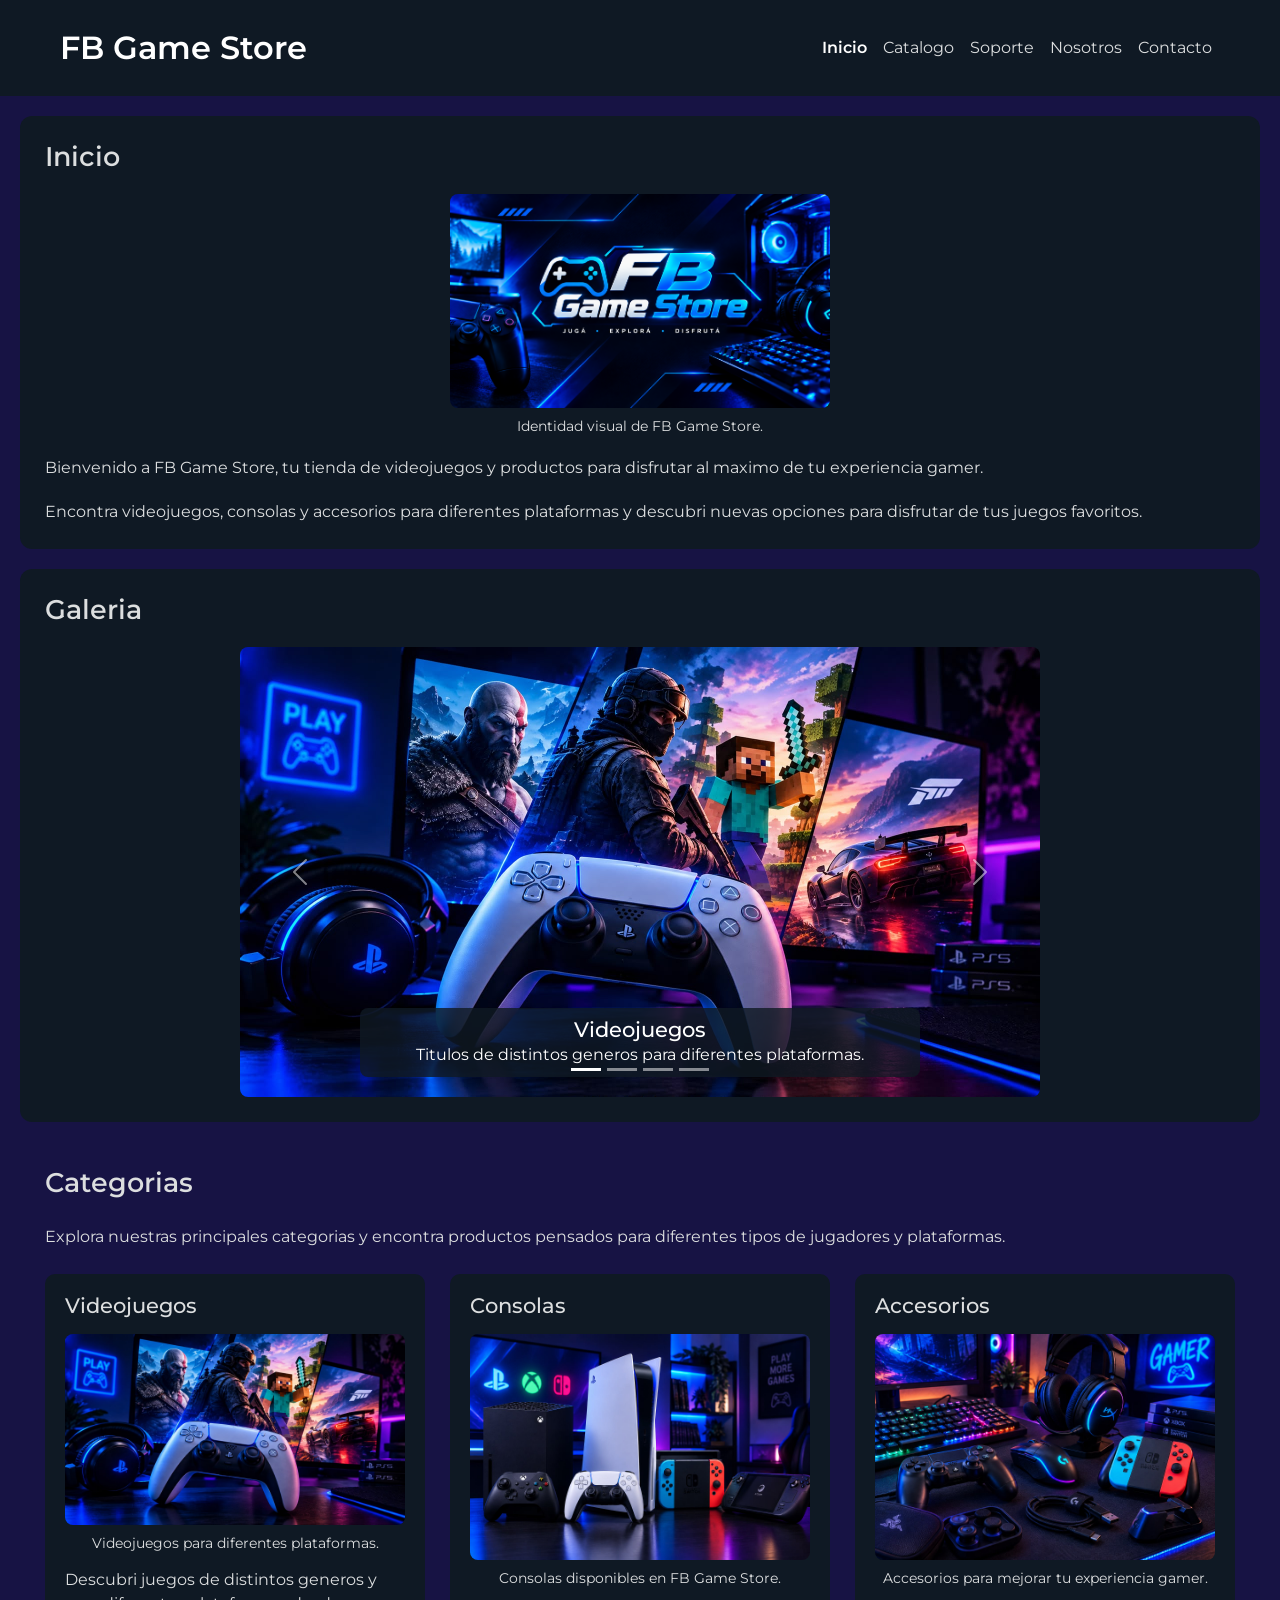
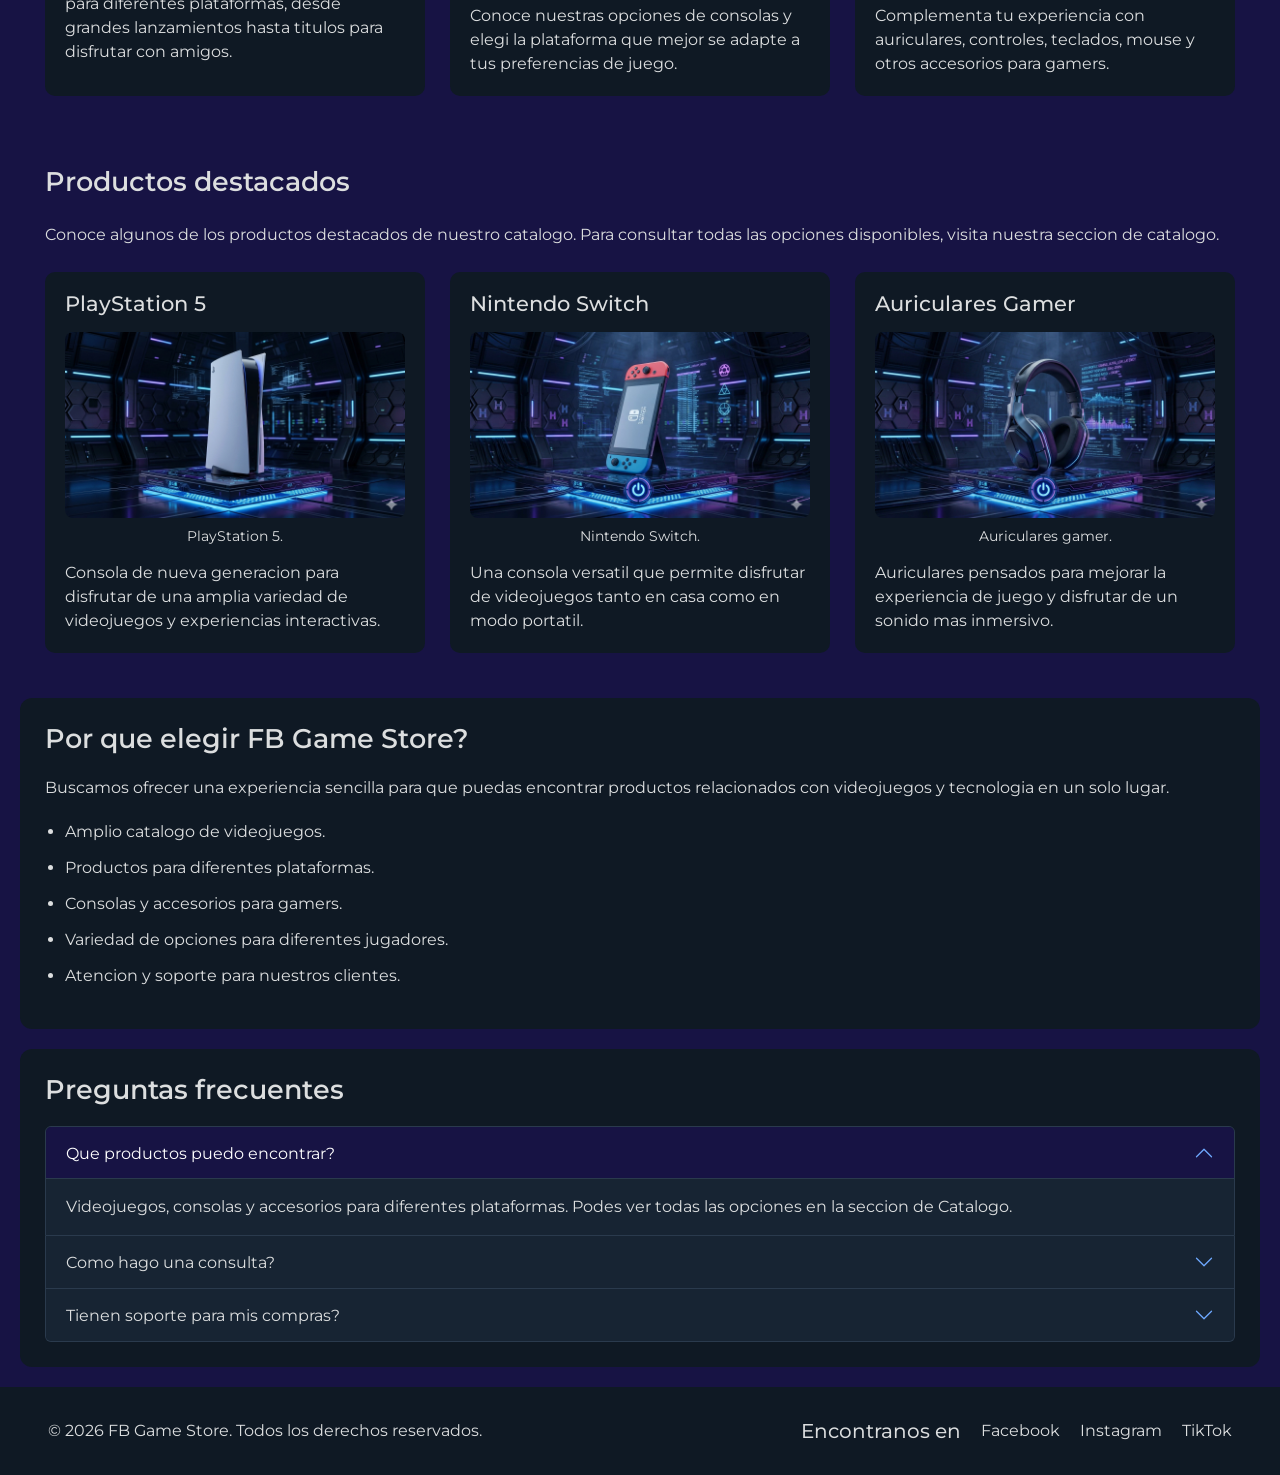
<file: Coderhouse Pre-entrega 5/index.html>
<!DOCTYPE html>
<html lang="es">

<head>
    <meta charset="UTF-8">
    <meta name="viewport" content="width=device-width, initial-scale=1.0">
    <link href="https://cdn.jsdelivr.net/npm/bootstrap@5.3.9/dist/css/bootstrap.min.css" rel="stylesheet">
    <link rel="stylesheet" href="styles/style.css">
    <title>Inicio | FB Game Store</title>
</head>

<body>

    <header>
        <!-- data-bs-theme="dark": le indica a Bootstrap que el fondo es oscuro,
     asi la hamburguesa y los textos se ven claros (Bootstrap docs: Customize > Color modes) -->
        <nav class="navbar navbar-expand-lg" data-bs-theme="dark">
            <div class="container-fluid">
                <h1 class="navbar-brand titulo">FB Game Store</h1>

                <button class="navbar-toggler nav_toggler" type="button" data-bs-toggle="collapse"
                    data-bs-target="#menuPrincipal" aria-controls="menuPrincipal" aria-expanded="false"
                    aria-label="Abrir menu de navegacion">
                    <span class="navbar-toggler-icon"></span>
                </button>

                <div class="collapse navbar-collapse" id="menuPrincipal">
                    <ul class="navbar-nav ms-auto">
                        <li class="nav-item"><a class="nav-link nav_enlace nav_actual" aria-current="page" href="#">Inicio</a></li>
                        <li class="nav-item"><a class="nav-link nav_enlace" href="pages/catalogo.html">Catalogo</a></li>
                        <li class="nav-item"><a class="nav-link nav_enlace" href="pages/soporte.html">Soporte</a></li>
                        <li class="nav-item"><a class="nav-link nav_enlace" href="pages/nosotros.html">Nosotros</a></li>
                        <li class="nav-item"><a class="nav-link nav_enlace" href="pages/contacto.html">Contacto</a></li>
                    </ul>
                </div>
            </div>
        </nav>
    </header>

    <main>

        <section class="inicio">
            <h2 class="titulo_seccion">Inicio</h2>

            <figure>
                <img src="img/FB_store.png" alt="Imagen Logo de FB Game Store">
                <figcaption>Identidad visual de FB Game Store.</figcaption>
            </figure>

            <p>
                Bienvenido a FB Game Store, tu tienda de videojuegos y productos
                para disfrutar al maximo de tu experiencia gamer.
            </p>

            <p>
                Encontra videojuegos, consolas y accesorios para diferentes
                plataformas y descubri nuevas opciones para disfrutar de tus
                juegos favoritos.
            </p>
        </section>


        <section class="galeria">
            <h2 class="titulo_seccion">Galeria</h2>

            <div id="carouselGaleria" class="carousel slide galeria_carousel" data-bs-ride="carousel">
                <div class="carousel-indicators">
                    <button type="button" data-bs-target="#carouselGaleria" data-bs-slide-to="0" class="active" aria-current="true" aria-label="Diapositiva 1"></button>
                    <button type="button" data-bs-target="#carouselGaleria" data-bs-slide-to="1" aria-label="Diapositiva 2"></button>
                    <button type="button" data-bs-target="#carouselGaleria" data-bs-slide-to="2" aria-label="Diapositiva 3"></button>
                    <button type="button" data-bs-target="#carouselGaleria" data-bs-slide-to="3" aria-label="Diapositiva 4"></button>
                </div>

                <div class="carousel-inner">
                    <div class="carousel-item active">
                        <img src="img/Videojuegos.jpeg" class="d-block w-100 galeria_img" alt="Videojuegos disponibles en FB Game Store">
                        <div class="carousel-caption d-none d-md-block galeria_caption">
                            <h3 class="subtitulo_seccion">Videojuegos</h3>
                            <p>Titulos de distintos generos para diferentes plataformas.</p>
                        </div>
                    </div>
                    <div class="carousel-item">
                        <img src="img/Consolas.jpeg" class="d-block w-100 galeria_img" alt="Consolas disponibles en FB Game Store">
                        <div class="carousel-caption d-none d-md-block galeria_caption">
                            <h3 class="subtitulo_seccion">Consolas</h3>
                            <p>Elegi la plataforma que mejor se adapte a tu forma de jugar.</p>
                        </div>
                    </div>
                    <div class="carousel-item">
                        <img src="img/Accesorios.jpeg" class="d-block w-100 galeria_img" alt="Accesorios para gamers disponibles en FB Game Store">
                        <div class="carousel-caption d-none d-md-block galeria_caption">
                            <h3 class="subtitulo_seccion">Accesorios</h3>
                            <p>Auriculares, controles, teclados y mouse para gamers.</p>
                        </div>
                    </div>
                    <div class="carousel-item">
                        <img src="img/XboxSeriesX.jpg" class="d-block w-100 galeria_img" alt="Consola Xbox Series X">
                        <div class="carousel-caption d-none d-md-block galeria_caption">
                            <h3 class="subtitulo_seccion">Xbox Series X</h3>
                            <p>Consola de alto rendimiento para una amplia variedad de videojuegos.</p>
                        </div>
                    </div>
                </div>

                <button class="carousel-control-prev" type="button" data-bs-target="#carouselGaleria" data-bs-slide="prev">
                    <span class="carousel-control-prev-icon" aria-hidden="true"></span>
                    <span class="visually-hidden">Anterior</span>
                </button>
                <button class="carousel-control-next" type="button" data-bs-target="#carouselGaleria" data-bs-slide="next">
                    <span class="carousel-control-next-icon" aria-hidden="true"></span>
                    <span class="visually-hidden">Siguiente</span>
                </button>
            </div>
        </section>


        <section class="categorias">
            <h2 class="titulo_seccion">Categorias</h2>

            <p class="categorias_descripcion">
                Explora nuestras principales categorias y encontra productos
                pensados para diferentes tipos de jugadores y plataformas.
            </p>

            <article class="categoria_videojuegos">
                <h3 class="subtitulo_seccion">Videojuegos</h3>

                <figure>
                    <img src="img/Videojuegos.jpeg" alt="Videojuegos disponibles en FB Game Store">
                    <figcaption>Videojuegos para diferentes plataformas.</figcaption>
                </figure>

                <p>
                    Descubri juegos de distintos generos y para diferentes plataformas,
                    desde grandes lanzamientos hasta titulos para disfrutar con amigos.
                </p>
            </article>

            <article class="categoria_consolas">
                <h3 class="subtitulo_seccion">Consolas</h3>

                <figure>
                    <img src="img/Consolas.jpeg" alt="Consolas disponibles en FB Game Store">
                    <figcaption>Consolas disponibles en FB Game Store.</figcaption>
                </figure>

                <p>
                    Conoce nuestras opciones de consolas y elegi la plataforma que
                    mejor se adapte a tus preferencias de juego.
                </p>
            </article>

            <article class="categoria_accesorios">
                <h3 class="subtitulo_seccion">Accesorios</h3>

                <figure>
                    <img src="img/Accesorios.jpeg" alt="Accesorios para gamers disponibles en FB Game Store">
                    <figcaption>Accesorios para mejorar tu experiencia gamer.</figcaption>
                </figure>

                <p>
                    Complementa tu experiencia con auriculares, controles, teclados,
                    mouse y otros accesorios para gamers.
                </p>
            </article>
        </section>


        <section class="productos_destacados">
            <h2 class="titulo_seccion">Productos destacados</h2>

            <p class="productos_descripcion">
                Conoce algunos de los productos destacados de nuestro catalogo.
                Para consultar todas las opciones disponibles, visita nuestra
                seccion de catalogo.
            </p>

            <article class="producto_ps5">
                <h3 class="subtitulo_seccion">PlayStation 5</h3>

                <figure>
                    <img src="img/PS5.jpg" alt="Consola PlayStation 5">
                    <figcaption>PlayStation 5.</figcaption>
                </figure>

                <p>
                    Consola de nueva generacion para disfrutar de una amplia variedad
                    de videojuegos y experiencias interactivas.
                </p>
            </article>

            <article class="producto_switch">
                <h3 class="subtitulo_seccion">Nintendo Switch</h3>

                <figure>
                    <img src="img/NintendoSwitch.jpeg" alt="Consola Nintendo Switch">
                    <figcaption>Nintendo Switch.</figcaption>
                </figure>

                <p>
                    Una consola versatil que permite disfrutar de videojuegos tanto
                    en casa como en modo portatil.
                </p>
            </article>

            <article class="producto_auriculares">
                <h3 class="subtitulo_seccion">Auriculares Gamer</h3>

                <figure>
                    <img src="img/Auriculares.jpg" alt="Auriculares gamer">
                    <figcaption>Auriculares gamer.</figcaption>
                </figure>

                <p>
                    Auriculares pensados para mejorar la experiencia de juego y
                    disfrutar de un sonido mas inmersivo.
                </p>
            </article>
        </section>

        <section  class="beneficios">
            <h2 class="titulo_seccion">Por que elegir FB Game Store?</h2>

            <p>
                Buscamos ofrecer una experiencia sencilla para que puedas
                encontrar productos relacionados con videojuegos y tecnologia
                en un solo lugar.
            </p>

            <ul>
                <li>Amplio catalogo de videojuegos.</li>
                <li>Productos para diferentes plataformas.</li>
                <li>Consolas y accesorios para gamers.</li>
                <li>Variedad de opciones para diferentes jugadores.</li>
                <li>Atencion y soporte para nuestros clientes.</li>
            </ul>
        </section>

    <section class="preguntas">
            <h2 class="titulo_seccion">Preguntas frecuentes</h2>

            <div class="accordion faq_acordeon" id="faqAcordeon" data-bs-theme="dark">

                <div class="accordion-item">
                    <h3 class="accordion-header">
                        <button class="accordion-button faq_boton" type="button" data-bs-toggle="collapse"
                            data-bs-target="#faqUno" aria-expanded="true" aria-controls="faqUno">
                            Que productos puedo encontrar?
                        </button>
                    </h3>
                    <div id="faqUno" class="accordion-collapse collapse show" data-bs-parent="#faqAcordeon">
                        <div class="accordion-body">
                            Videojuegos, consolas y accesorios para diferentes plataformas.
                            Podes ver todas las opciones en la seccion de Catalogo.
                        </div>
                    </div>
                </div>

                <div class="accordion-item">
                    <h3 class="accordion-header">
                        <button class="accordion-button collapsed faq_boton" type="button" data-bs-toggle="collapse"
                            data-bs-target="#faqDos" aria-expanded="false" aria-controls="faqDos">
                            Como hago una consulta?
                        </button>
                    </h3>
                    <div id="faqDos" class="accordion-collapse collapse" data-bs-parent="#faqAcordeon">
                        <div class="accordion-body">
                            Podes escribirnos desde la seccion de Contacto para consultar sobre
                            nuestros productos o pedir informacion antes de comprar.
                        </div>
                    </div>
                </div>

                <div class="accordion-item">
                    <h3 class="accordion-header">
                        <button class="accordion-button collapsed faq_boton" type="button" data-bs-toggle="collapse"
                            data-bs-target="#faqTres" aria-expanded="false" aria-controls="faqTres">
                            Tienen soporte para mis compras?
                        </button>
                    </h3>
                    <div id="faqTres" class="accordion-collapse collapse" data-bs-parent="#faqAcordeon">
                        <div class="accordion-body">
                            Si, en la seccion de Soporte encontras ayuda sobre pedidos,
                            medios de pago, cambios y devoluciones.
                        </div>
                    </div>
                </div>

            </div>
        </section>

    </main>

    <footer>
        <p>&copy; 2026 FB Game Store. Todos los derechos reservados.</p>

        <div class="footer_content">
            <h4 class="titulo_redes">Encontranos en</h4>
            <a href="#">Facebook</a>
            <a href="#">Instagram</a>
            <a href="#">TikTok</a>
        </div>
    </footer>

    <script src="https://cdn.jsdelivr.net/npm/bootstrap@5.3.9/dist/js/bootstrap.bundle.min.js"></script>

</body>

</html>
</file>
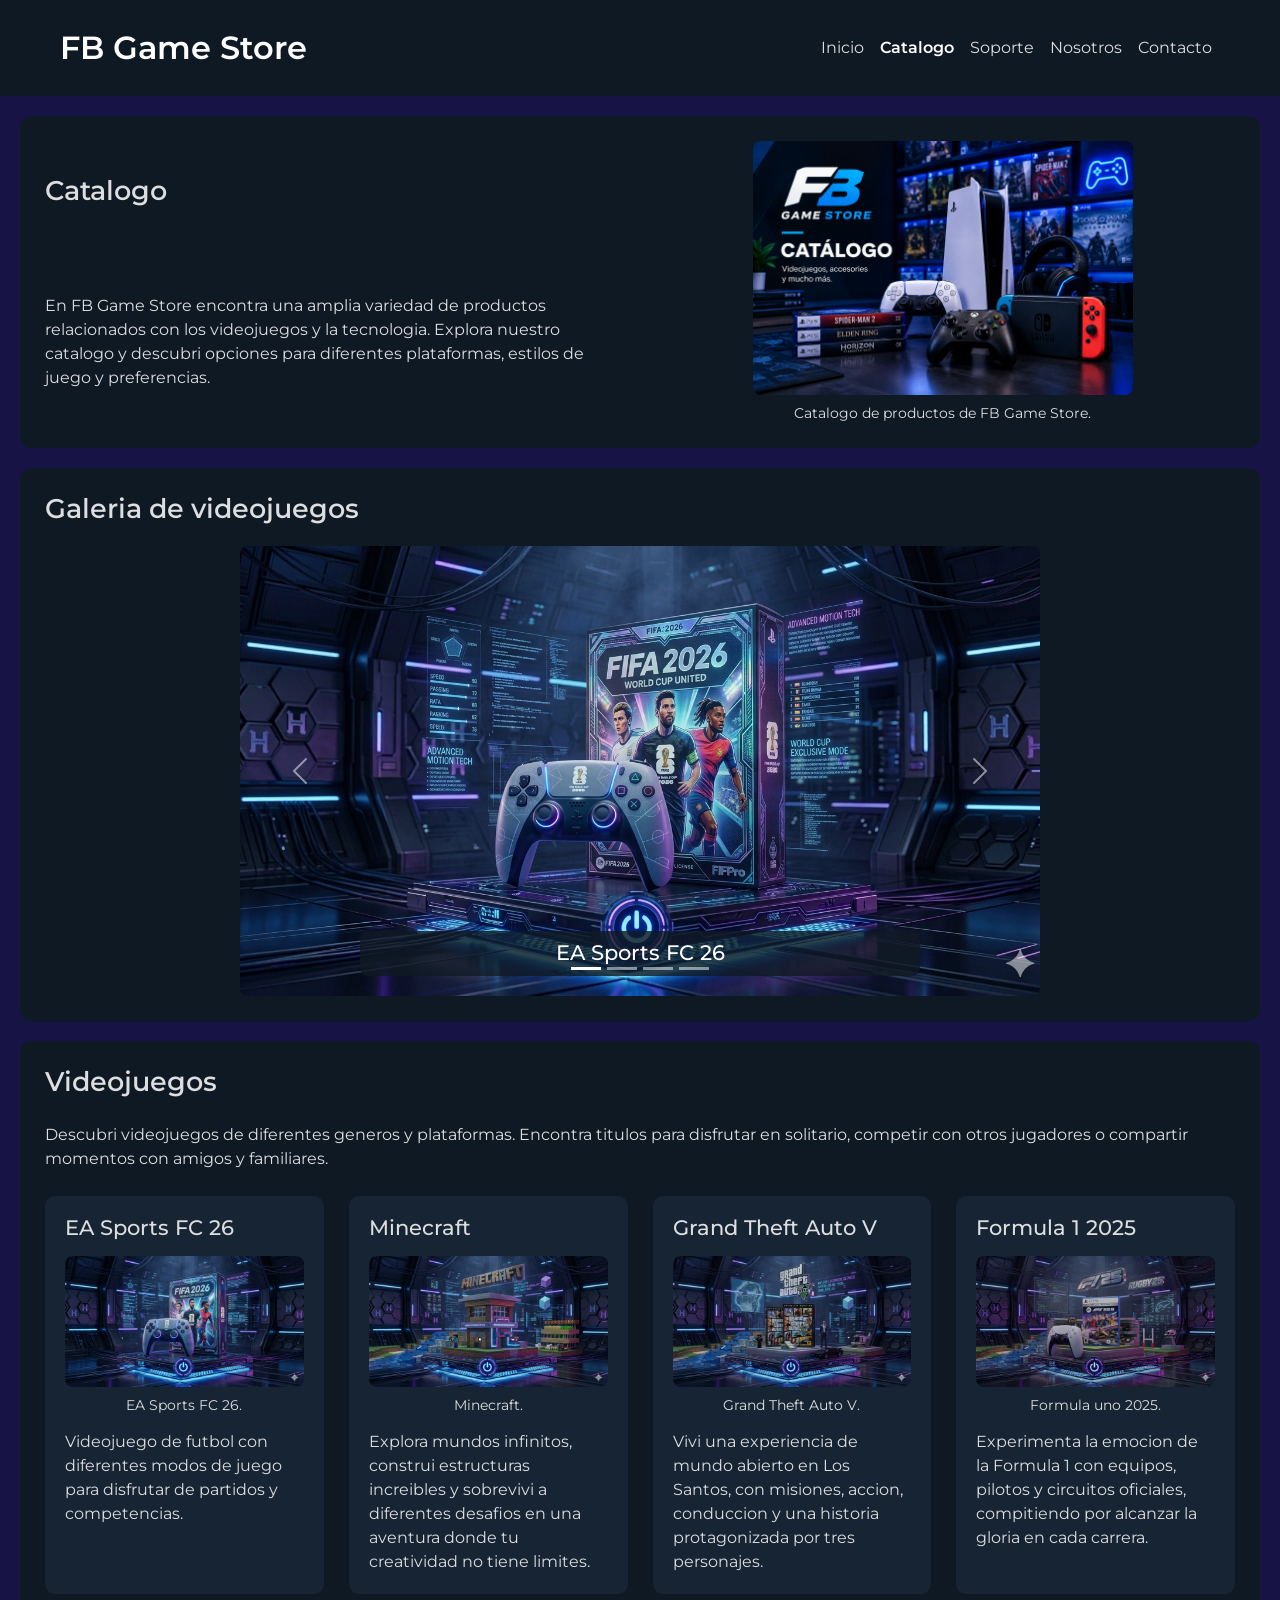
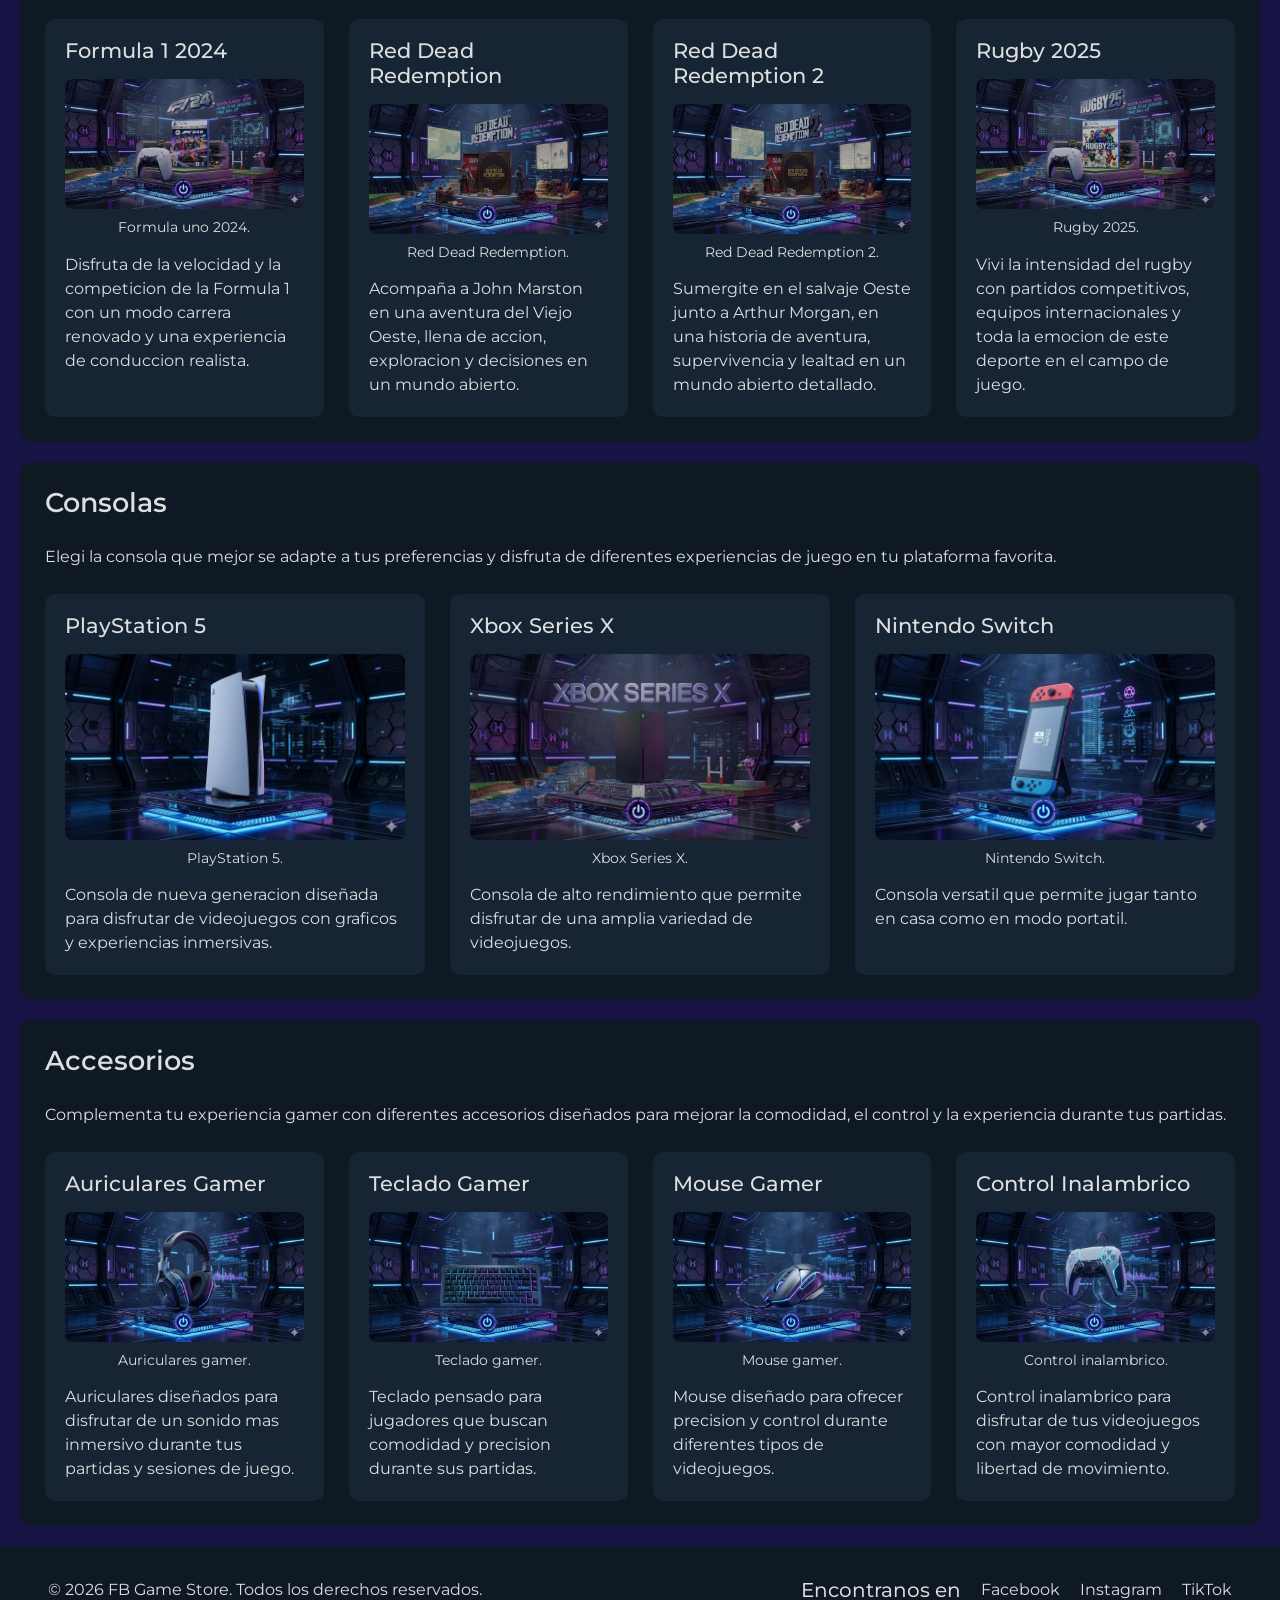
<file: Coderhouse Pre-entrega 5/pages/catalogo.html>
<!DOCTYPE html>
<html lang="es">

<head>
    <meta charset="UTF-8">
    <meta name="viewport" content="width=device-width, initial-scale=1.0">
    <link href="https://cdn.jsdelivr.net/npm/bootstrap@5.3.9/dist/css/bootstrap.min.css" rel="stylesheet">
    <link rel="stylesheet" href="../styles/style.css">
    <title>Catalogo | FB Game Store</title>
</head>

<body>
    <header>
        <!-- data-bs-theme="dark": le indica a Bootstrap que el fondo es oscuro,
     asi la hamburguesa y los textos se ven claros (Bootstrap docs: Customize > Color modes) -->
        <nav class="navbar navbar-expand-lg" data-bs-theme="dark">
            <div class="container-fluid">
                <h1 class="navbar-brand titulo">FB Game Store</h1>

                <button class="navbar-toggler nav_toggler" type="button" data-bs-toggle="collapse"
                    data-bs-target="#menuPrincipal" aria-controls="menuPrincipal" aria-expanded="false"
                    aria-label="Abrir menu de navegacion">
                    <span class="navbar-toggler-icon"></span>
                </button>

                <div class="collapse navbar-collapse" id="menuPrincipal">
                    <ul class="navbar-nav ms-auto">
                        <li class="nav-item"><a class="nav-link nav_enlace" href="../index.html">Inicio</a></li>
                        <li class="nav-item"><a class="nav-link nav_enlace nav_actual" aria-current="page" href="#">Catalogo</a></li>
                        <li class="nav-item"><a class="nav-link nav_enlace" href="soporte.html">Soporte</a></li>
                        <li class="nav-item"><a class="nav-link nav_enlace" href="nosotros.html">Nosotros</a></li>
                        <li class="nav-item"><a class="nav-link nav_enlace" href="contacto.html">Contacto</a></li>
                    </ul>
                </div>
            </div>
        </nav>
    </header>

    <main>

        <section class="intro_pagina">

            <h2 class="titulo_seccion">Catalogo</h2>

            <p class="intro_texto">
                En FB Game Store encontra una amplia variedad de productos relacionados
                con los videojuegos y la tecnologia. Explora nuestro catalogo y descubri
                opciones para diferentes plataformas, estilos de juego y preferencias.
            </p>

            <figure class="intro_imagen">
                <img src="../img/FB_catalogo.png" alt="Imagen del catalogo de FB Game Store">
                <figcaption>Catalogo de productos de FB Game Store.</figcaption>
            </figure>

        </section>


        <section class="galeria">
            <h2 class="titulo_seccion">Galeria de videojuegos</h2>

            <div id="carouselCatalogo" class="carousel slide galeria_carousel" data-bs-ride="carousel">
                <div class="carousel-indicators">
                    <button type="button" data-bs-target="#carouselCatalogo" data-bs-slide-to="0" class="active" aria-current="true" aria-label="Diapositiva 1"></button>
                    <button type="button" data-bs-target="#carouselCatalogo" data-bs-slide-to="1" aria-label="Diapositiva 2"></button>
                    <button type="button" data-bs-target="#carouselCatalogo" data-bs-slide-to="2" aria-label="Diapositiva 3"></button>
                    <button type="button" data-bs-target="#carouselCatalogo" data-bs-slide-to="3" aria-label="Diapositiva 4"></button>
                </div>

                <div class="carousel-inner">
                    <div class="carousel-item active">
                        <img src="../img/Fifa-2026.jpg" class="d-block w-100 galeria_img" alt="Videojuego EA Sports FC 26">
                        <div class="carousel-caption d-none d-md-block galeria_caption">
                            <h3 class="subtitulo_seccion">EA Sports FC 26</h3>
                        </div>
                    </div>
                    <div class="carousel-item">
                        <img src="../img/Minecraft.jpg" class="d-block w-100 galeria_img" alt="Videojuego Minecraft">
                        <div class="carousel-caption d-none d-md-block galeria_caption">
                            <h3 class="subtitulo_seccion">Minecraft</h3>
                        </div>
                    </div>
                    <div class="carousel-item">
                        <img src="../img/GTA5.jpg" class="d-block w-100 galeria_img" alt="Videojuego Grand Theft Auto V">
                        <div class="carousel-caption d-none d-md-block galeria_caption">
                            <h3 class="subtitulo_seccion">Grand Theft Auto V</h3>
                        </div>
                    </div>
                    <div class="carousel-item">
                        <img src="../img/F1_2025.jpg" class="d-block w-100 galeria_img" alt="Videojuego Formula 1 2025">
                        <div class="carousel-caption d-none d-md-block galeria_caption">
                            <h3 class="subtitulo_seccion">Formula 1 2025</h3>
                        </div>
                    </div>
                </div>

                <button class="carousel-control-prev" type="button" data-bs-target="#carouselCatalogo" data-bs-slide="prev">
                    <span class="carousel-control-prev-icon" aria-hidden="true"></span>
                    <span class="visually-hidden">Anterior</span>
                </button>
                <button class="carousel-control-next" type="button" data-bs-target="#carouselCatalogo" data-bs-slide="next">
                    <span class="carousel-control-next-icon" aria-hidden="true"></span>
                    <span class="visually-hidden">Siguiente</span>
                </button>
            </div>
        </section>


        <section class="catalogo_grupo">

            <h2 class="titulo_seccion">Videojuegos</h2>

            <p class="grupo_descripcion">
                Descubri videojuegos de diferentes generos y plataformas. Encontra titulos
                para disfrutar en solitario, competir con otros jugadores o compartir
                momentos con amigos y familiares.
            </p>


            <article>
                <h3 class="subtitulo_seccion">EA Sports FC 26</h3>

                <figure>
                    <img src="../img/Fifa-2026.jpg" alt="Videojuego EA Sports FC 26">
                    <figcaption>EA Sports FC 26.</figcaption>
                </figure>

                <p>
                    Videojuego de futbol con diferentes modos de juego para disfrutar
                    de partidos y competencias.
                </p>
            </article>


            <article>
                <h3 class="subtitulo_seccion">Minecraft</h3>

                <figure>
                    <img src="../img/Minecraft.jpg" alt="Videojuego Minecraft">
                    <figcaption>Minecraft.</figcaption>
                </figure>

                <p>
                    Explora mundos infinitos, construi estructuras increibles y sobrevivi
                    a diferentes desafios en una aventura donde tu creatividad no tiene limites.
                </p>

</article>


            <article>
                <h3 class="subtitulo_seccion">Grand Theft Auto V</h3>

                <figure>
                    <img src="../img/GTA5.jpg" alt="Videojuego Grand Theft Auto V">
                    <figcaption>Grand Theft Auto V.</figcaption>
                </figure>

                <p>
                    Vivi una experiencia de mundo abierto en Los Santos, con misiones,
                    accion, conduccion y una historia protagonizada por tres personajes.
                </p>

</article>

            <article>
                <h3 class="subtitulo_seccion">Formula 1 2025</h3>

                <figure>
                    <img src="../img/F1_2025.jpg" alt="Videojuego Formula 1 2025">
                    <figcaption>Formula uno 2025.</figcaption>
                </figure>

                <p>
                    Experimenta la emocion de la Formula 1 con equipos, pilotos y circuitos
                    oficiales, compitiendo por alcanzar la gloria en cada carrera.
                </p>

</article>

            <article>
                <h3 class="subtitulo_seccion">Formula 1 2024</h3>

                <figure>
                    <img src="../img/F1_2024.jpg" alt="Videojuego Formula 1 2024">
                    <figcaption>Formula uno 2024.</figcaption>
                </figure>

                <p>
                    Disfruta de la velocidad y la competicion de la Formula 1 con un modo
                    carrera renovado y una experiencia de conduccion realista.
                </p>

</article>

            <article>
                <h3 class="subtitulo_seccion">Red Dead Redemption</h3>

                <figure>
                    <img src="../img/ReadDeadRedemption.jpg" alt="Videojuego Red Dead Redemption">
                    <figcaption>Red Dead Redemption.</figcaption>
                </figure>

                <p>
                    Acompaña a John Marston en una aventura del Viejo Oeste, llena de accion, exploracion
                    y decisiones en un mundo abierto.
                </p>

</article>

            <article>
                <h3 class="subtitulo_seccion">Red Dead Redemption 2</h3>

                <figure>
                    <img src="../img/RedDeadRedemption_2.jpg" alt="Videojuego Red Dead Redemption 2">
                    <figcaption>Red Dead Redemption 2.</figcaption>
                </figure>

                <p>
                    Sumergite en el salvaje Oeste junto a Arthur Morgan, en una historia de aventura,
                    supervivencia y lealtad en un mundo abierto detallado.
                </p>

</article>

            <article>
                <h3 class="subtitulo_seccion">Rugby 2025</h3>

                <figure>
                    <img src="../img/Rugby_2025.jpg" alt="Videojuego Rugby 2025">
                    <figcaption>Rugby 2025.</figcaption>
                </figure>

                <p>
                    Vivi la intensidad del rugby con partidos competitivos, equipos internacionales
                    y toda la emocion de este deporte en el campo de juego.
                </p>

</article>

        </section>


        <section class="catalogo_grupo catalogo_consolas">

            <h2 class="titulo_seccion">Consolas</h2>

            <p class="grupo_descripcion">
                Elegi la consola que mejor se adapte a tus preferencias y disfruta
                de diferentes experiencias de juego en tu plataforma favorita.
            </p>


            <article>
                <h3 class="subtitulo_seccion">PlayStation 5</h3>

                <figure>
                    <img src="../img/PS5.jpg" alt="Consola PlayStation 5">
                    <figcaption>PlayStation 5.</figcaption>
                </figure>

                <p>
                    Consola de nueva generacion diseñada para disfrutar de videojuegos
                    con graficos y experiencias inmersivas.
                </p>
            </article>


            <article>
                <h3 class="subtitulo_seccion">Xbox Series X</h3>

                <figure>
                    <img src="../img/XboxSeriesX.jpg" alt="Consola Xbox Series X">
                    <figcaption>Xbox Series X.</figcaption>
                </figure>

                <p>
                    Consola de alto rendimiento que permite disfrutar de una amplia
                    variedad de videojuegos.
                </p>
            </article>


            <article>
                <h3 class="subtitulo_seccion">Nintendo Switch</h3>

                <figure>
                    <img src="../img/NintendoSwitch.jpeg" alt="Consola Nintendo Switch">
                    <figcaption>Nintendo Switch.</figcaption>
                </figure>

                <p>
                    Consola versatil que permite jugar tanto en casa como en
                    modo portatil.
                </p>
            </article>

        </section>


        <section class="catalogo_grupo">

            <h2 class="titulo_seccion">Accesorios</h2>

            <p class="grupo_descripcion">
                Complementa tu experiencia gamer con diferentes accesorios diseñados
                para mejorar la comodidad, el control y la experiencia durante tus partidas.
            </p>


            <article>
                <h3 class="subtitulo_seccion">Auriculares Gamer</h3>

                <figure>
                    <img src="../img/Auriculares.jpg" alt="Auriculares gamer">
                    <figcaption>Auriculares gamer.</figcaption>
                </figure>

                <p>
                    Auriculares diseñados para disfrutar de un sonido mas inmersivo
                    durante tus partidas y sesiones de juego.
                </p>
            </article>


            <article>
                <h3 class="subtitulo_seccion">Teclado Gamer</h3>

                <figure>
                    <img src="../img/TecladoGamer.jpg" alt="Teclado gamer">
                    <figcaption>Teclado gamer.</figcaption>
                </figure>

                <p>
                    Teclado pensado para jugadores que buscan comodidad y precision
                    durante sus partidas.
                </p>
            </article>


            <article>
                <h3 class="subtitulo_seccion">Mouse Gamer</h3>

                <figure>
                    <img src="../img/Mouse Gamer.jpg" alt="Mouse gamer">
                    <figcaption>Mouse gamer.</figcaption>
                </figure>

                <p>
                    Mouse diseñado para ofrecer precision y control durante diferentes
                    tipos de videojuegos.
                </p>
            </article>


            <article>
                <h3 class="subtitulo_seccion">Control Inalambrico</h3>

                <figure>
                    <img src="../img/ControlInalambrico.jpg" alt="Control inalambrico para videojuegos">
                    <figcaption>Control inalambrico.</figcaption>
                </figure>

                <p>
                    Control inalambrico para disfrutar de tus videojuegos con mayor
                    comodidad y libertad de movimiento.
                </p>
            </article>

        </section>

    </main>

    <footer>
        <p>&copy; 2026 FB Game Store. Todos los derechos reservados.</p>

        <div class="footer_content">
            <h4 class="titulo_redes">Encontranos en</h4>
            <a href="#">Facebook</a>
            <a href="#">Instagram</a>
            <a href="#">TikTok</a>
        </div>
    </footer>

    <script src="https://cdn.jsdelivr.net/npm/bootstrap@5.3.9/dist/js/bootstrap.bundle.min.js"></script>

</body>

</html>
</file>
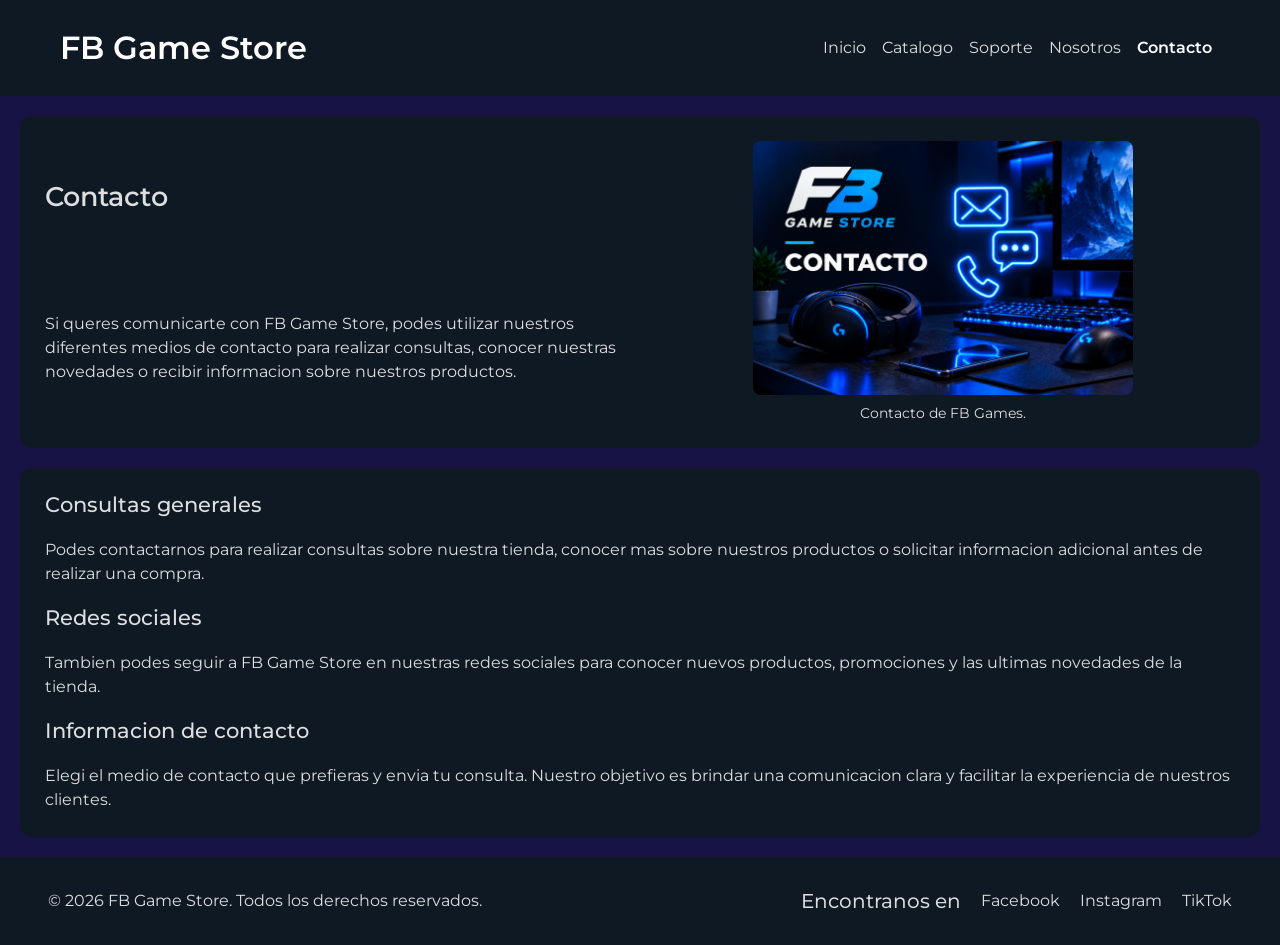
<file: Coderhouse Pre-entrega 5/pages/contacto.html>
<!DOCTYPE html>
<html lang="es">

<head>
    <meta charset="UTF-8">
    <meta name="viewport" content="width=device-width, initial-scale=1.0">
    <link href="https://cdn.jsdelivr.net/npm/bootstrap@5.3.9/dist/css/bootstrap.min.css" rel="stylesheet">
    <link rel="stylesheet" href="../styles/style.css">
    <title>Contacto | FB Game Store</title>
</head>

<body>
    <header>
        <!-- data-bs-theme="dark": le indica a Bootstrap que el fondo es oscuro,
     asi la hamburguesa y los textos se ven claros (Bootstrap docs: Customize > Color modes) -->
        <nav class="navbar navbar-expand-lg" data-bs-theme="dark">
            <div class="container-fluid">
                <h1 class="navbar-brand titulo">FB Game Store</h1>

                <button class="navbar-toggler nav_toggler" type="button" data-bs-toggle="collapse"
                    data-bs-target="#menuPrincipal" aria-controls="menuPrincipal" aria-expanded="false"
                    aria-label="Abrir menu de navegacion">
                    <span class="navbar-toggler-icon"></span>
                </button>

                <div class="collapse navbar-collapse" id="menuPrincipal">
                    <ul class="navbar-nav ms-auto">
                        <li class="nav-item"><a class="nav-link nav_enlace" href="../index.html">Inicio</a></li>
                        <li class="nav-item"><a class="nav-link nav_enlace" href="catalogo.html">Catalogo</a></li>
                        <li class="nav-item"><a class="nav-link nav_enlace" href="soporte.html">Soporte</a></li>
                        <li class="nav-item"><a class="nav-link nav_enlace" href="nosotros.html">Nosotros</a></li>
                        <li class="nav-item"><a class="nav-link nav_enlace nav_actual" aria-current="page" href="#">Contacto</a></li>
                    </ul>
                </div>
            </div>
        </nav>
    </header>

    <main>

        <section class="intro_pagina">
            <h2 class="titulo_seccion">Contacto</h2>

            <p class="intro_texto">
                Si queres comunicarte con FB Game Store, podes utilizar nuestros diferentes medios
                de contacto para realizar consultas, conocer nuestras novedades o recibir informacion
                sobre nuestros productos.
            </p>

            <figure class="intro_imagen">
                <img src="../img/FB_contacto.png" alt="Imagen de Contacto de FB Game Store">
                <figcaption>Contacto de FB Games.</figcaption>
            </figure>

        </section>


        <section>
            <h3 class="subtitulo_seccion">Consultas generales</h3>

            <p>
                Podes contactarnos para realizar consultas sobre nuestra tienda, conocer mas sobre
                nuestros productos o solicitar informacion adicional antes de realizar una compra.
            </p>

            <h3 class="subtitulo_seccion">Redes sociales</h3>

            <p>
                Tambien podes seguir a FB Game Store en nuestras redes sociales para conocer nuevos
                productos, promociones y las ultimas novedades de la tienda.
            </p>

            <h3 class="subtitulo_seccion">Informacion de contacto</h3>

            <p>
                Elegi el medio de contacto que prefieras y envia tu consulta. Nuestro objetivo es
                brindar una comunicacion clara y facilitar la experiencia de nuestros clientes.
            </p>
            
        </section>

    </main>

    <footer>
        <p>&copy; 2026 FB Game Store. Todos los derechos reservados.</p>

        <div class="footer_content">
            <h4 class="titulo_redes">Encontranos en</h4>
            <a href="#">Facebook</a>
            <a href="#">Instagram</a>
            <a href="#">TikTok</a>
        </div>
    </footer>

    <script src="https://cdn.jsdelivr.net/npm/bootstrap@5.3.9/dist/js/bootstrap.bundle.min.js"></script>

</body>

</html>
</file>
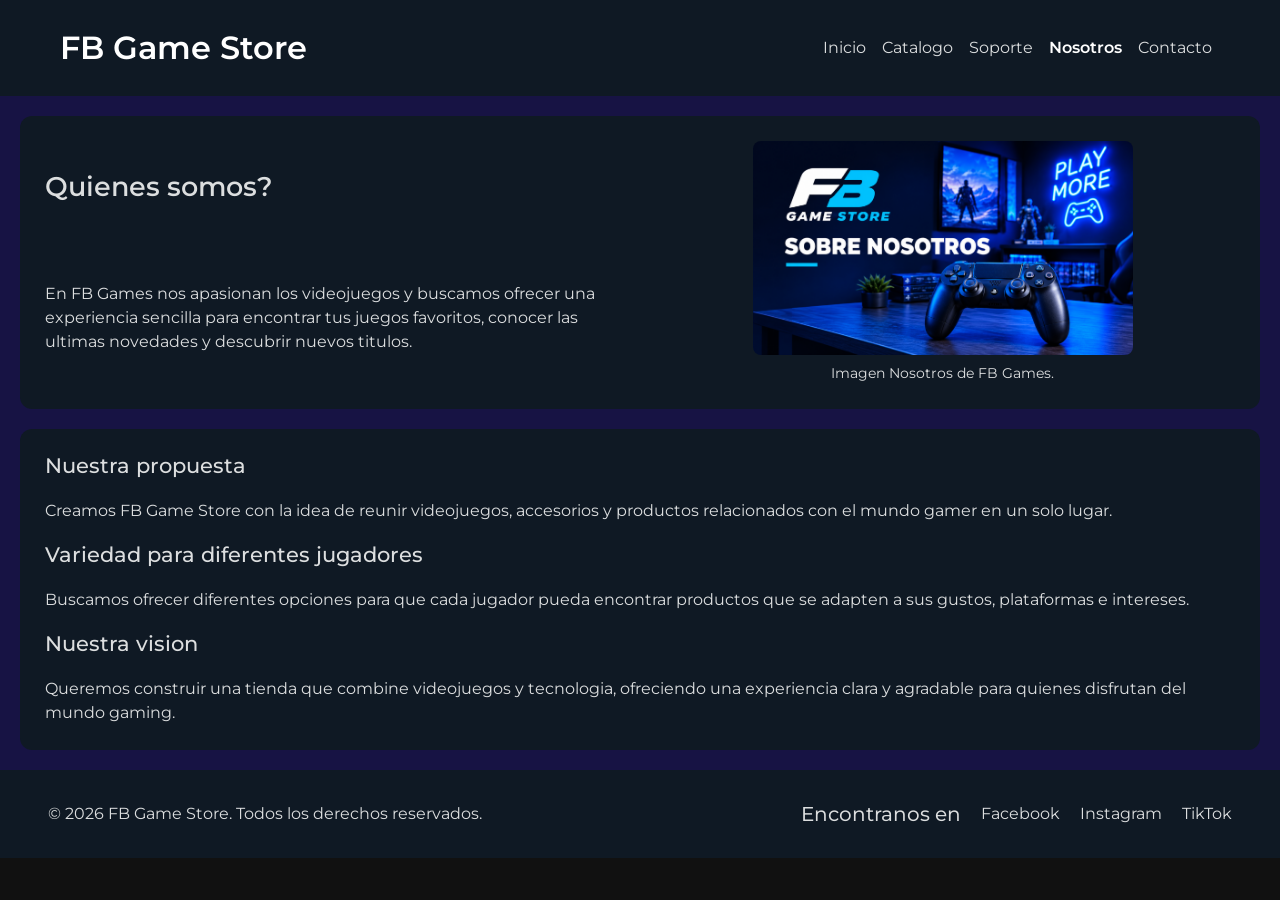
<file: Coderhouse Pre-entrega 5/pages/nosotros.html>
<!DOCTYPE html>
<html lang="es">

<head>
    <meta charset="UTF-8">
    <meta name="viewport" content="width=device-width, initial-scale=1.0">
    <link href="https://cdn.jsdelivr.net/npm/bootstrap@5.3.9/dist/css/bootstrap.min.css" rel="stylesheet">
    <link rel="stylesheet" href="../styles/style.css">
    <title>Nosotros | FB Game Store</title>
</head>

<body>
    <header>
        <!-- data-bs-theme="dark": le indica a Bootstrap que el fondo es oscuro,
     asi la hamburguesa y los textos se ven claros (Bootstrap docs: Customize > Color modes) -->
        <nav class="navbar navbar-expand-lg" data-bs-theme="dark">
            <div class="container-fluid">
                <h1 class="navbar-brand titulo">FB Game Store</h1>

                <button class="navbar-toggler nav_toggler" type="button" data-bs-toggle="collapse"
                    data-bs-target="#menuPrincipal" aria-controls="menuPrincipal" aria-expanded="false"
                    aria-label="Abrir menu de navegacion">
                    <span class="navbar-toggler-icon"></span>
                </button>

                <div class="collapse navbar-collapse" id="menuPrincipal">
                    <ul class="navbar-nav ms-auto">
                        <li class="nav-item"><a class="nav-link nav_enlace" href="../index.html">Inicio</a></li>
                        <li class="nav-item"><a class="nav-link nav_enlace" href="catalogo.html">Catalogo</a></li>
                        <li class="nav-item"><a class="nav-link nav_enlace" href="soporte.html">Soporte</a></li>
                        <li class="nav-item"><a class="nav-link nav_enlace nav_actual" aria-current="page" href="#">Nosotros</a></li>
                        <li class="nav-item"><a class="nav-link nav_enlace" href="contacto.html">Contacto</a></li>
                    </ul>
                </div>
            </div>
        </nav>
    </header>

    <main>

        <section class="intro_pagina">
            <h2 class="titulo_seccion">Quienes somos?</h2>

            <p class="intro_texto">
                En FB Games nos apasionan los videojuegos y buscamos ofrecer
                una experiencia sencilla para encontrar tus juegos favoritos,
                conocer las ultimas novedades y descubrir nuevos titulos.
            </p>

            <figure class="intro_imagen">
                <img src="../img/FB_nosotros.png" alt="Imagen Nosotros de FB Game Store">
                <figcaption>Imagen Nosotros de FB Games.</figcaption>
            </figure>

        </section>

        <section>
            <h3 class="subtitulo_seccion">Nuestra propuesta</h3>

            <p>
                Creamos FB Game Store con la idea de reunir videojuegos, accesorios y productos
                relacionados con el mundo gamer en un solo lugar.
            </p>

            <h3 class="subtitulo_seccion">Variedad para diferentes jugadores</h3>

            <p>
                Buscamos ofrecer diferentes opciones para que cada jugador pueda encontrar productos
                que se adapten a sus gustos, plataformas e intereses.
            </p>

            <h3 class="subtitulo_seccion">Nuestra vision</h3>

            <p>
                Queremos construir una tienda que combine videojuegos y tecnologia, ofreciendo una
                experiencia clara y agradable para quienes disfrutan del mundo gaming.
            </p>

        </section>
        
    </main>

    <footer>
        <p>&copy; 2026 FB Game Store. Todos los derechos reservados.</p>

        <div class="footer_content">
            <h4 class="titulo_redes">Encontranos en</h4>
            <a href="#">Facebook</a>
            <a href="#">Instagram</a>
            <a href="#">TikTok</a>
        </div>

    </footer>

    <script src="https://cdn.jsdelivr.net/npm/bootstrap@5.3.9/dist/js/bootstrap.bundle.min.js"></script>

</body>

</html>
</file>
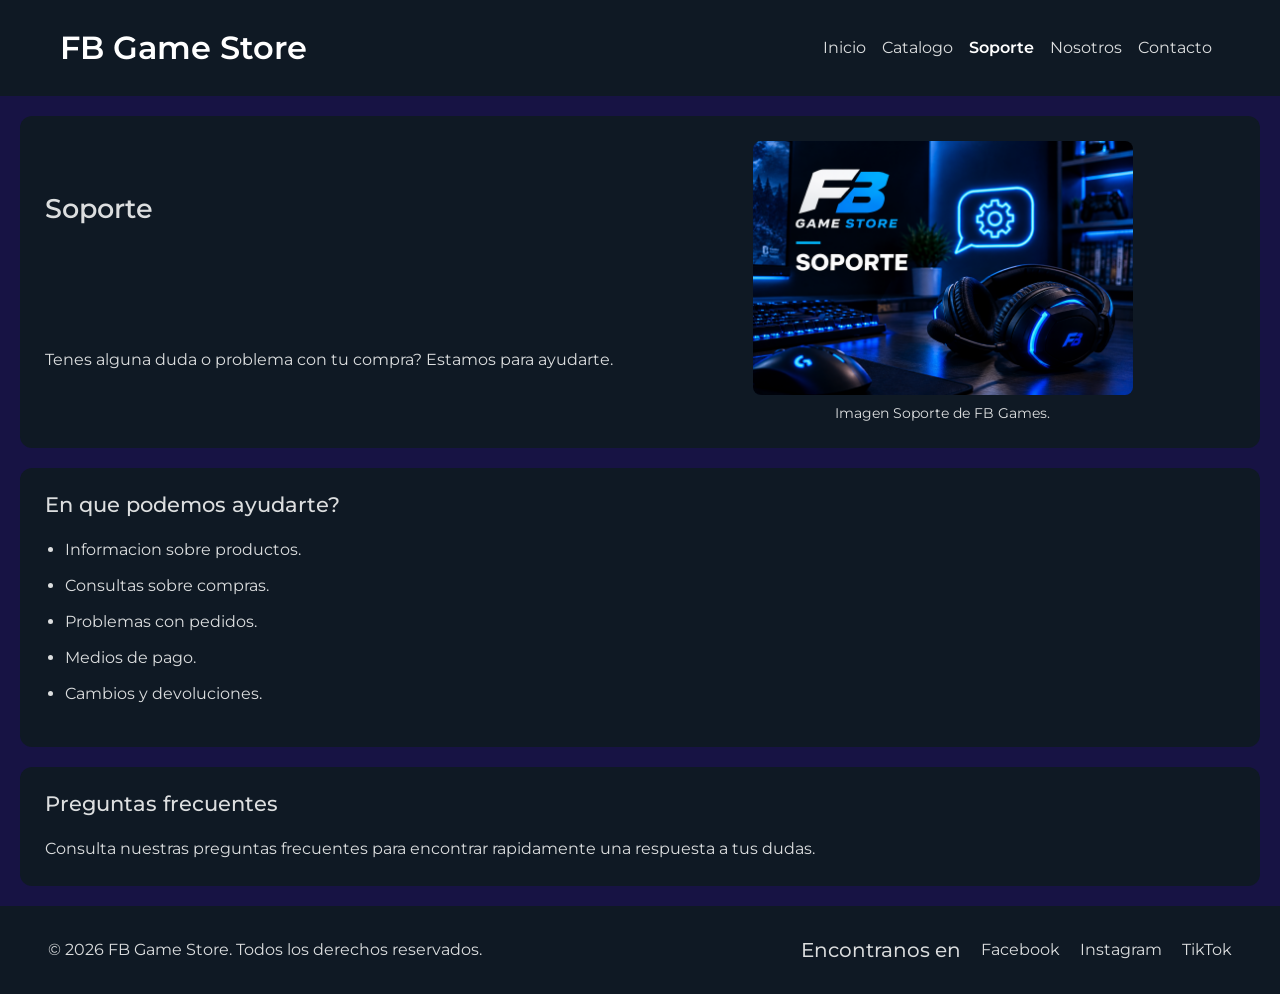
<file: Coderhouse Pre-entrega 5/pages/soporte.html>
<!DOCTYPE html>
<html lang="es">

<head>
    <meta charset="UTF-8">
    <meta name="viewport" content="width=device-width, initial-scale=1.0">
    <link href="https://cdn.jsdelivr.net/npm/bootstrap@5.3.9/dist/css/bootstrap.min.css" rel="stylesheet">
    <link rel="stylesheet" href="../styles/style.css">
    <title>Soporte | FB Game Store</title>
</head>

<body>
    <header>
        <!-- data-bs-theme="dark": le indica a Bootstrap que el fondo es oscuro,
     asi la hamburguesa y los textos se ven claros (Bootstrap docs: Customize > Color modes) -->
        <nav class="navbar navbar-expand-lg" data-bs-theme="dark">
            <div class="container-fluid">
                <h1 class="navbar-brand titulo">FB Game Store</h1>

                <button class="navbar-toggler nav_toggler" type="button" data-bs-toggle="collapse"
                    data-bs-target="#menuPrincipal" aria-controls="menuPrincipal" aria-expanded="false"
                    aria-label="Abrir menu de navegacion">
                    <span class="navbar-toggler-icon"></span>
                </button>

                <div class="collapse navbar-collapse" id="menuPrincipal">
                    <ul class="navbar-nav ms-auto">
                        <li class="nav-item"><a class="nav-link nav_enlace" href="../index.html">Inicio</a></li>
                        <li class="nav-item"><a class="nav-link nav_enlace" href="catalogo.html">Catalogo</a></li>
                        <li class="nav-item"><a class="nav-link nav_enlace nav_actual" aria-current="page" href="#">Soporte</a></li>
                        <li class="nav-item"><a class="nav-link nav_enlace" href="nosotros.html">Nosotros</a></li>
                        <li class="nav-item"><a class="nav-link nav_enlace" href="contacto.html">Contacto</a></li>
                    </ul>
                </div>
            </div>
        </nav>
    </header>

    <main>

        <section class="intro_pagina">
            <h2 class="titulo_seccion">Soporte</h2>
            <p class="intro_texto"> Tenes alguna duda o problema con tu compra? Estamos para ayudarte. </p>
            <figure class="intro_imagen">
                <img src="../img/FB_soporte.png" alt="Imagen Soporte de FB Game Store">
                <figcaption>Imagen Soporte de FB Games.</figcaption>
            </figure>
            
        </section>

        <section>
            <h3 class="subtitulo_seccion">En que podemos ayudarte?</h3>
            <ul>
                <li>Informacion sobre productos.</li>
                <li>Consultas sobre compras.</li>
                <li>Problemas con pedidos.</li>
                <li>Medios de pago.</li>
                <li>Cambios y devoluciones.</li>
            </ul>

        </section>

        <section>
            <h3 class="subtitulo_seccion">Preguntas frecuentes</h3>
            <p> Consulta nuestras preguntas frecuentes para encontrar rapidamente una respuesta a tus dudas. </p>

        </section>

    </main>

    <footer>
        <p>&copy; 2026 FB Game Store. Todos los derechos reservados.</p>

        <div class="footer_content">
            <h4 class="titulo_redes">Encontranos en</h4>
            <a href="#">Facebook</a>
            <a href="#">Instagram</a>
            <a href="#">TikTok</a>
        </div>

    </footer>

    <script src="https://cdn.jsdelivr.net/npm/bootstrap@5.3.9/dist/js/bootstrap.bundle.min.js"></script>

</body>

</html>
</file>
<file: Coderhouse Pre-entrega 5/styles/style.css>
@import url('https://fonts.googleapis.com/css2?family=Montserrat:ital,wght@0,100..900;1,100..900&display=swap');

/*
   BASE MOBILE-FIRST
   Diseño para celular: secciones apiladas al 100% del ancho.
   Bootstrap se carga antes que este archivo, asi que los estilos
   propios tienen prioridad y mantienen la identidad del sitio.
*/

:root {
    --color-acento: #6f8cff;
}

* {
    margin: 0;
    padding: 0;
    box-sizing: border-box;
}

/* Bootstrap agrega margenes a estos elementos por defecto (Bootstrap docs: Content > Reboot).
   Se vuelven a 0 para que el espaciado lo controle el gap de las grillas propias */
h1, h2, h3, h4, p, figure {
    margin: 0;
}

body {
    font-family: "Montserrat", sans-serif;
    background-color: #111111;
    color: #dcdedf;
    font-size: 1rem;
}

/* HEADER Y NAVBAR DE BOOTSTRAP */

header {
    background-color: #0f1924;
    padding: 10px 20px;
}

.titulo {
    font-size: 2rem;
    font-weight: 600;
}

.nav_enlace {
    color: #dcdedf;
    transition: color 0.3s, transform 0.3s;
}

.nav_toggler {
    transition: border-color 0.3s, transform 0.3s;
}

/* Enlace de la pagina actual: clase propia en lugar de .active de Bootstrap,
   porque .active tiene mas prioridad y no dejaba que funcione :hover  */
.nav_actual {
    color: #ffffff;
    font-weight: 600;
}

/* ESTADOS INTERACTIVOS: NAVBAR (orden LVHA) */

/*:focus-visible muestra el borde solo al navegar con teclado (tecla Tab).
   Se usa en lugar de :focus para que no quede el borde al hacer clic con el mouse (MDN: :focus-visible)*/
.nav_enlace:hover,
.nav_enlace:focus-visible {
    color: var(--color-acento);
}

.nav_enlace:focus-visible {
    outline: 2px solid var(--color-acento);
    outline-offset: 3px;
}

.nav_enlace:active {
    color: #ffffff;
    transform: scale(0.95);
}

.nav_toggler:hover,
.nav_toggler:focus-visible {
    border-color: var(--color-acento);
}

.nav_toggler:active {
    transform: scale(0.92);
}

/* CONTENIDO PRINCIPAL (Flexbox) */

main {
    background-color: #171344;
    display: flex;
    flex-direction: column;
    gap: 20px;
    padding: 20px;
}

main section {
    background-color: #0f1924;
    border-radius: 12px;
    padding: 25px;
    display: flex;
    flex-direction: column;
    gap: 20px;
}

main ul {
    display: flex;
    flex-direction: column;
    gap: 12px;
    padding-left: 20px;
}

.titulo_seccion {
    font-size: 1.7rem;
    font-weight: 550;
}

.subtitulo_seccion {
    font-size: 1.3rem;
    font-weight: 500;
}

/* IMAGENES */

img {
    width: 100%;
    max-width: 380px;
    height: auto;
    display: block;
    margin: 0 auto;
    border-radius: 8px;
}

figcaption {
    margin-top: 8px;
    font-size: 0.85rem;
    text-align: center;
}

/* INTRO DE PAGINA (Grid con areas)
   Primera seccion de catalogo, nosotros, contacto y soporte */

.intro_pagina {
    display: grid;
    grid-template-columns: 1fr;
    grid-template-areas:
        "titulo"
        "texto"
        "imagen";
    gap: 20px;
}

.intro_pagina .titulo_seccion {
    grid-area: titulo;
}

.intro_texto {
    grid-area: texto;
}

.intro_imagen {
    grid-area: imagen;
}

/* CATEGORIAS - index (Grid con areas) */

.categorias {
    background-color: transparent;
    display: grid;
    grid-template-columns: 1fr;
    grid-template-areas:
        "titulo"
        "descripcion"
        "videojuegos"
        "consolas"
        "accesorios";
    gap: 20px;
}

.categorias .titulo_seccion {
    grid-area: titulo;
}

.categorias_descripcion {
    grid-area: descripcion;
}

.categoria_videojuegos {
    grid-area: videojuegos;
}

.categoria_consolas {
    grid-area: consolas;
}

.categoria_accesorios {
    grid-area: accesorios;
}

.categoria_videojuegos,
.categoria_consolas,
.categoria_accesorios {
    background-color: #0f1924;
    padding: 20px;
    border-radius: 10px;
    display: flex;
    flex-direction: column;
    gap: 15px;
}

/* PRODUCTOS DESTACADOS - index (Grid con areas) */

.productos_destacados {
    background-color: transparent;
    display: grid;
    grid-template-columns: 1fr;
    grid-template-areas:
        "titulo"
        "descripcion"
        "ps5"
        "switch"
        "auriculares";
    gap: 20px;
}

.productos_destacados .titulo_seccion {
    grid-area: titulo;
}

.productos_descripcion {
    grid-area: descripcion;
}

.producto_ps5 {
    grid-area: ps5;
}

.producto_switch {
    grid-area: switch;
}

.producto_auriculares {
    grid-area: auriculares;
}

.producto_ps5,
.producto_switch,
.producto_auriculares {
    background-color: #0f1924;
    padding: 20px;
    border-radius: 10px;
    display: flex;
    flex-direction: column;
    gap: 15px;
}

/* CATALOGO (Grid) */

.catalogo_grupo {
    display: grid;
    grid-template-columns: 1fr;
    gap: 20px;
}

.catalogo_grupo .titulo_seccion,
.grupo_descripcion {
    grid-column: 1 / -1;
}

.catalogo_grupo article {
    background-color: #172433;
    padding: 20px;
    border-radius: 10px;
    display: flex;
    flex-direction: column;
    gap: 15px;
}

/* ESTADOS INTERACTIVOS: TARJETAS (index y catalogo) */

.categoria_videojuegos,
.categoria_consolas,
.categoria_accesorios,
.producto_ps5,
.producto_switch,
.producto_auriculares,
.catalogo_grupo article {
    transition: transform 0.3s, box-shadow 0.3s;
}

.categoria_videojuegos:hover,
.categoria_consolas:hover,
.categoria_accesorios:hover,
.producto_ps5:hover,
.producto_switch:hover,
.producto_auriculares:hover,
.catalogo_grupo article:hover {
    transform: translateY(-5px);
    box-shadow: 0 6px 18px rgba(0, 0, 0, 0.5);
}

.categoria_videojuegos:active,
.categoria_consolas:active,
.categoria_accesorios:active,
.producto_ps5:active,
.producto_switch:active,
.producto_auriculares:active,
.catalogo_grupo article:active {
    transform: translateY(-2px);
}

/* BENEFICIOS (index) */

.beneficios {
    display: flex;
    flex-direction: column;
    gap: 20px;
}

/* GALERIA - CAROUSEL DE BOOTSTRAP (index y catalogo) */
/* max-width evita que el carousel se estire demasiado en pantallas grandes*/

.galeria_carousel {
    width: 100%;
    max-width: 800px;
    margin: 0 auto;
}

/*aspect-ratio + object-fit: todas las imagenes del carousel tienen el mismo tamano,
   aunque las fotos originales sean distintas (MDN: aspect-ratio y object-fit) */
   
.galeria_img {
    max-width: 100%;
    aspect-ratio: 16 / 9;
    object-fit: cover;
}

.galeria_caption {
    background-color: rgba(15, 25, 36, 0.8);
    border-radius: 8px;
    padding: 10px;
}

/* PREGUNTAS FRECUENTES - ACORDEON DE BOOTSTRAP (index)
   Se personalizan las variables CSS del acordeon (Bootstrap docs: Components > Accordion > CSS variables)
   para usar la paleta propia, sin modificar los archivos de Bootstrap */

.faq_acordeon {
    --bs-accordion-bg: #172433;
    --bs-accordion-color: #dcdedf;
    --bs-accordion-border-color: #2a3a4d;
    --bs-accordion-btn-color: #dcdedf;
    --bs-accordion-btn-bg: #172433;
    --bs-accordion-active-color: #ffffff;
    --bs-accordion-active-bg: #171344;
    --bs-accordion-btn-focus-border-color: var(--color-acento);
    --bs-accordion-btn-focus-box-shadow: 0 0 0 3px rgba(111, 140, 255, 0.35);
}

.faq_boton {
    transition: background-color 0.3s, color 0.3s, box-shadow 0.3s, transform 0.3s;
}

.faq_boton:hover,
.faq_boton:focus-visible {
    background-color: #1d2f44;
    color: #ffffff;
}

.faq_boton:active {
    transform: scale(0.99);
}

/* FOOTER */

footer {
    background-color: #0f1924;
    display: flex;
    flex-direction: column;
    align-items: center;
    gap: 15px;
    padding: 20px;
    text-align: center;
}

.footer_content {
    display: flex;
    flex-direction: column;
    align-items: center;
    gap: 10px;
}

.footer_content a {
    text-decoration: none;
    color: #dcdedf;
    transition: color 0.3s, transform 0.3s;
}

.titulo_redes {
    font-size: 1.25rem;
    font-weight: 450;
}

/* ESTADOS INTERACTIVOS: ENLACES DEL FOOTER (orden LVHA) */

.footer_content a:hover,
.footer_content a:focus-visible {
    color: var(--color-acento);
}

.footer_content a:focus-visible {
    outline: 2px solid var(--color-acento);
    outline-offset: 3px;
}

.footer_content a:active {
    color: #ffffff;
    transform: scale(0.95);
}


/*
   TABLET (desde 768px)
   Grillas de 2 columnas
*/

@media (min-width: 768px) {

    .categorias {
        grid-template-columns: 1fr 1fr;
        grid-template-areas:
            "titulo titulo"
            "descripcion descripcion"
            "videojuegos consolas"
            "accesorios accesorios";
    }

    .productos_destacados {
        grid-template-columns: 1fr 1fr;
        grid-template-areas:
            "titulo titulo"
            "descripcion descripcion"
            "ps5 switch"
            "auriculares auriculares";
    }

    .catalogo_grupo {
        grid-template-columns: 1fr 1fr;
    }
}


/*
   DESKTOP (desde 1024px)
   El layout pasa de 1 columna a multiples columnas
*/

@media (min-width: 1024px) {

    header {
        padding: 16px 48px;
    }

    .intro_pagina {
        grid-template-columns: 1fr 1fr;
        grid-template-areas:
            "titulo imagen"
            "texto imagen";
        align-items: center;
    }

    .categorias {
        grid-template-columns: 1fr 1fr 1fr;
        grid-template-areas:
            "titulo titulo titulo"
            "descripcion descripcion descripcion"
            "videojuegos consolas accesorios";
        gap: 25px;
    }

    .productos_destacados {
        grid-template-columns: 1fr 1fr 1fr;
        grid-template-areas:
            "titulo titulo titulo"
            "descripcion descripcion descripcion"
            "ps5 switch auriculares";
        gap: 25px;
    }

    .catalogo_grupo {
        grid-template-columns: 1fr 1fr 1fr 1fr;
        gap: 25px;
    }

    .catalogo_consolas {
        grid-template-columns: 1fr 1fr 1fr;
    }

    footer {
        flex-direction: row;
        justify-content: space-between;
        padding: 32px 48px;
    }

    .footer_content {
        flex-direction: row;
        gap: 20px;
    }
}
</file>
